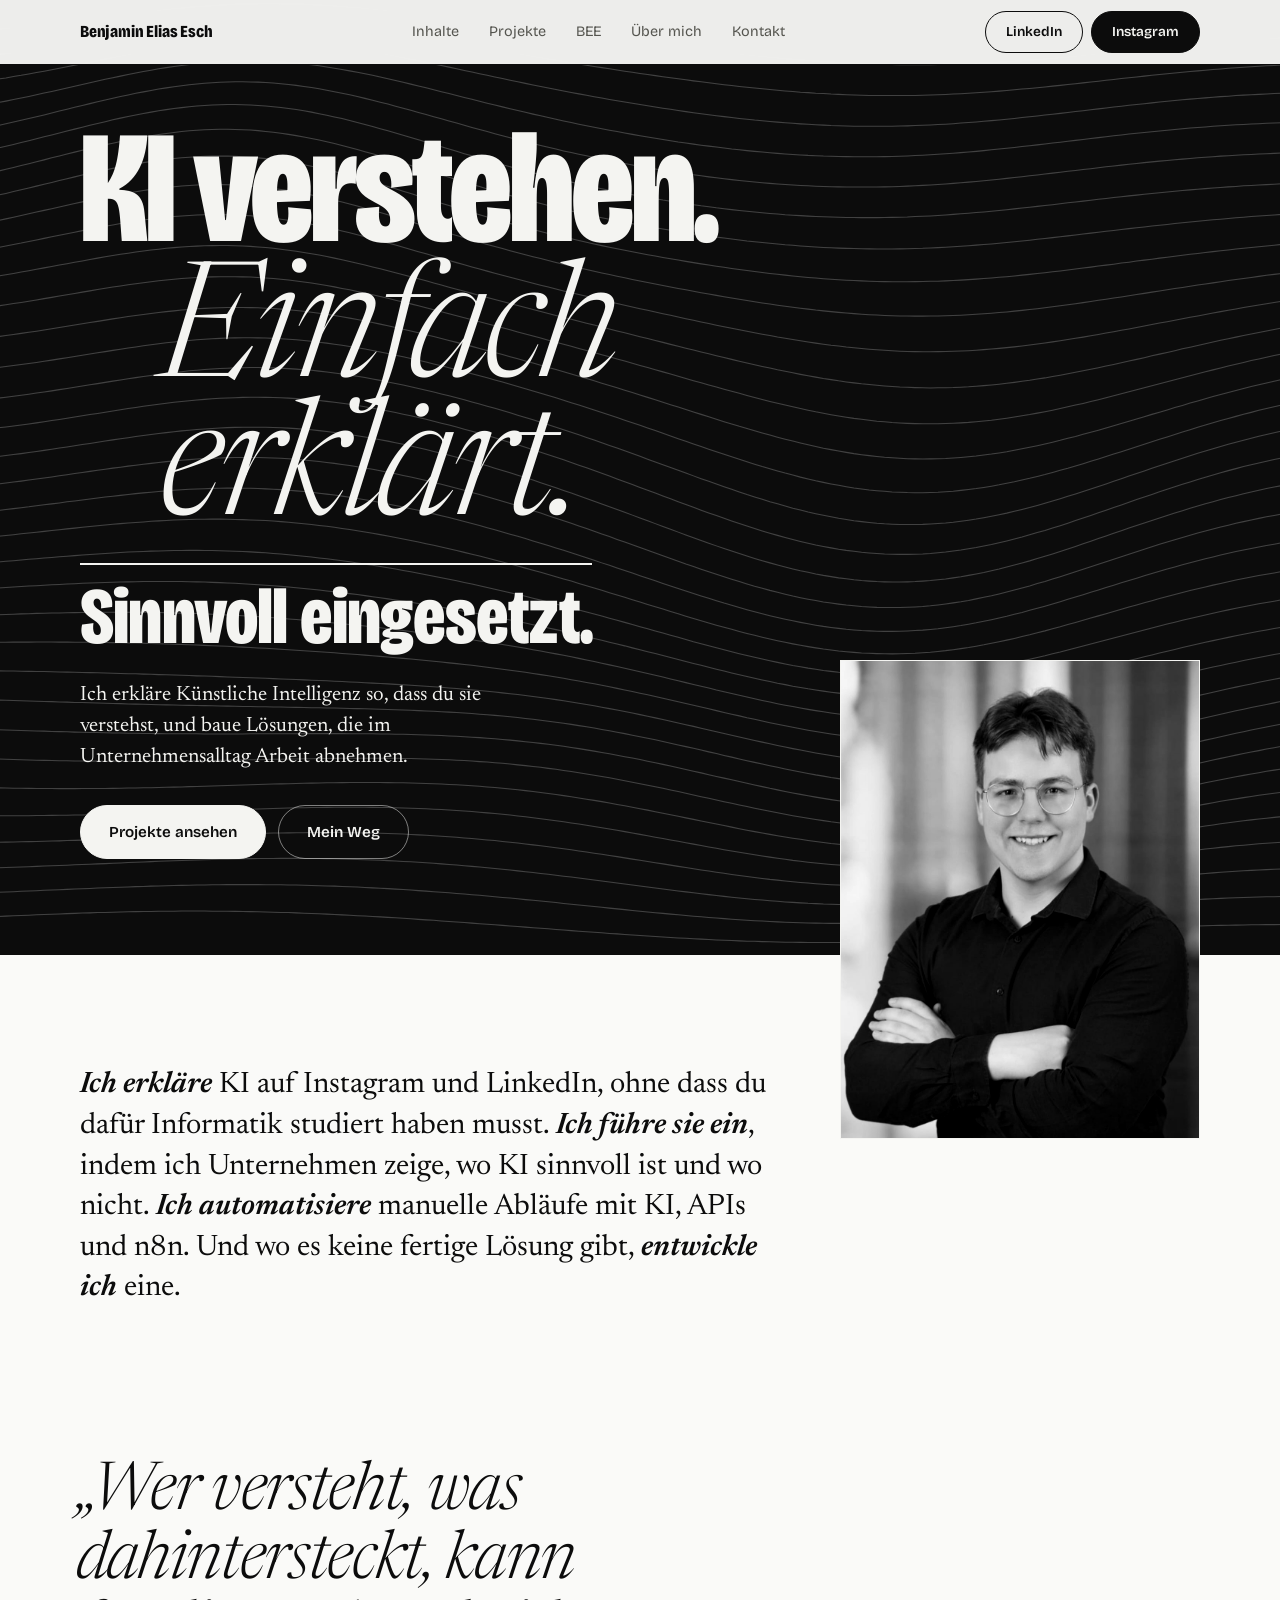
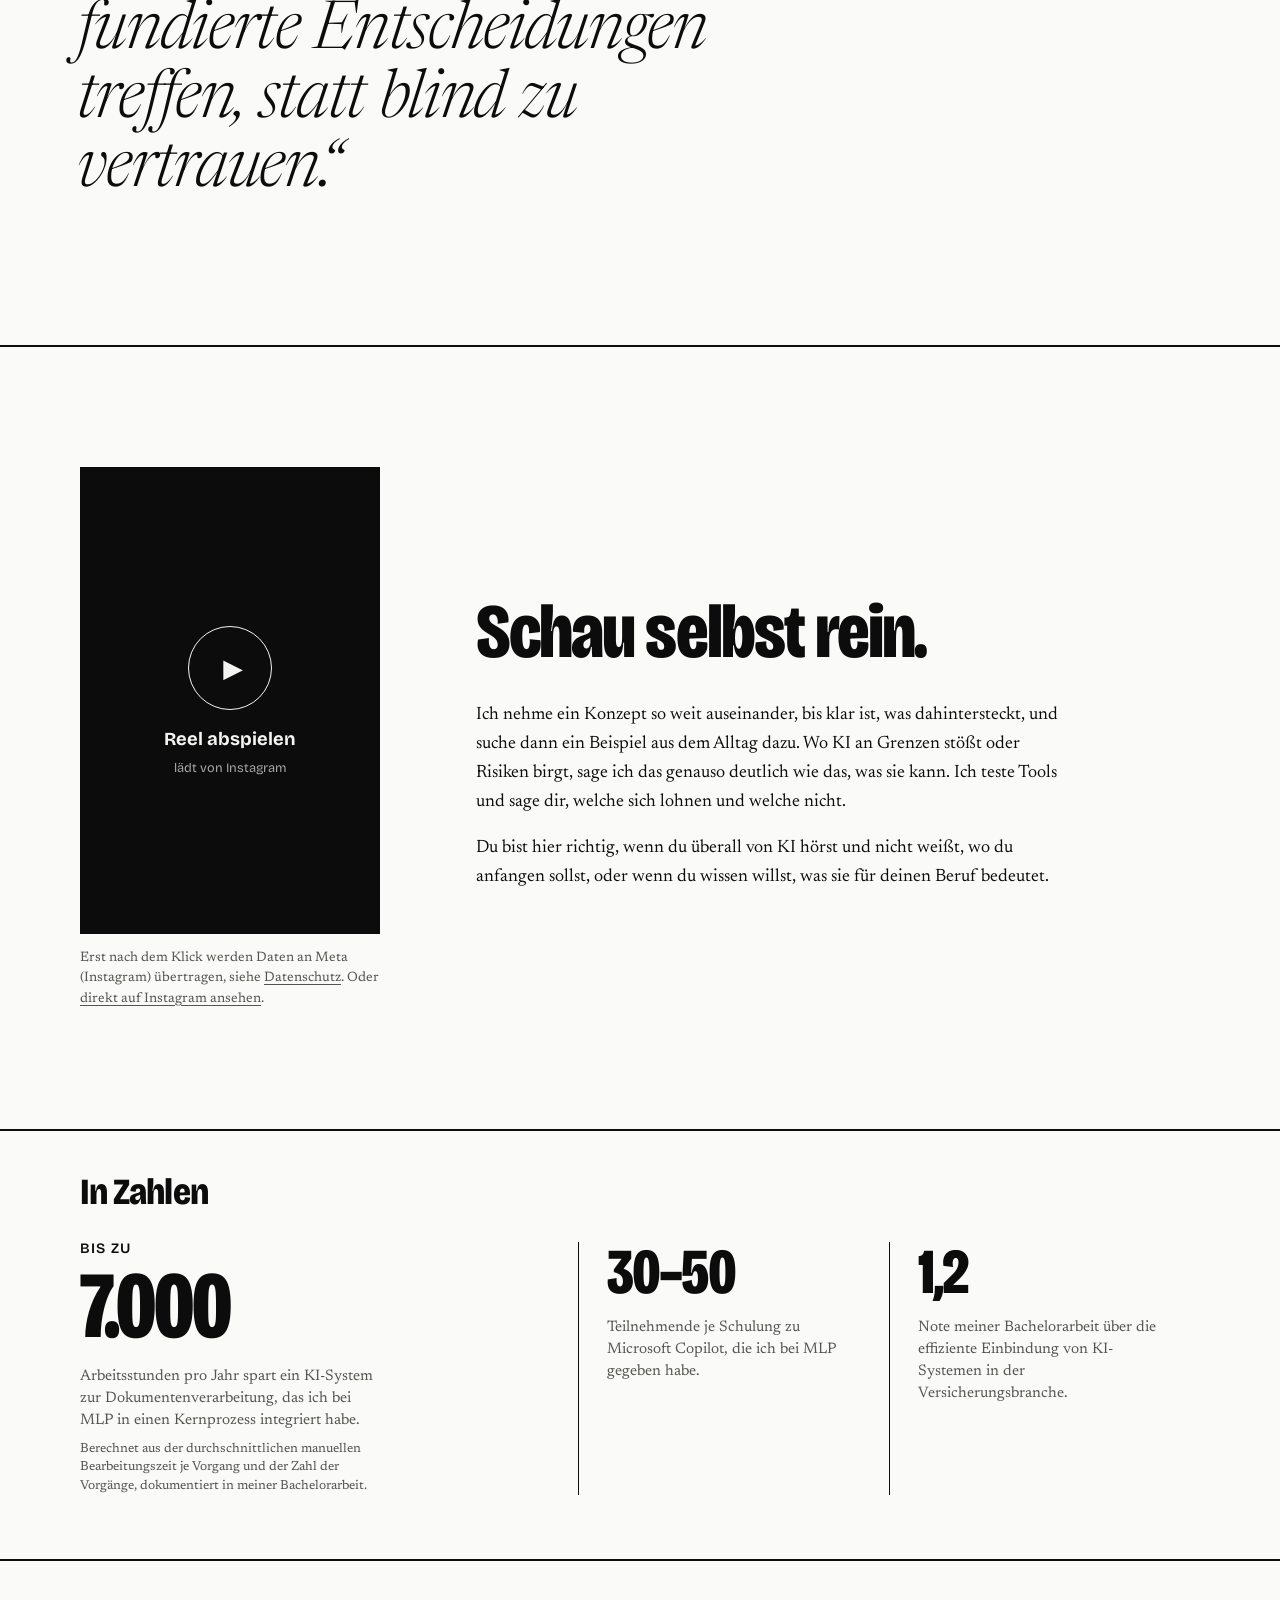
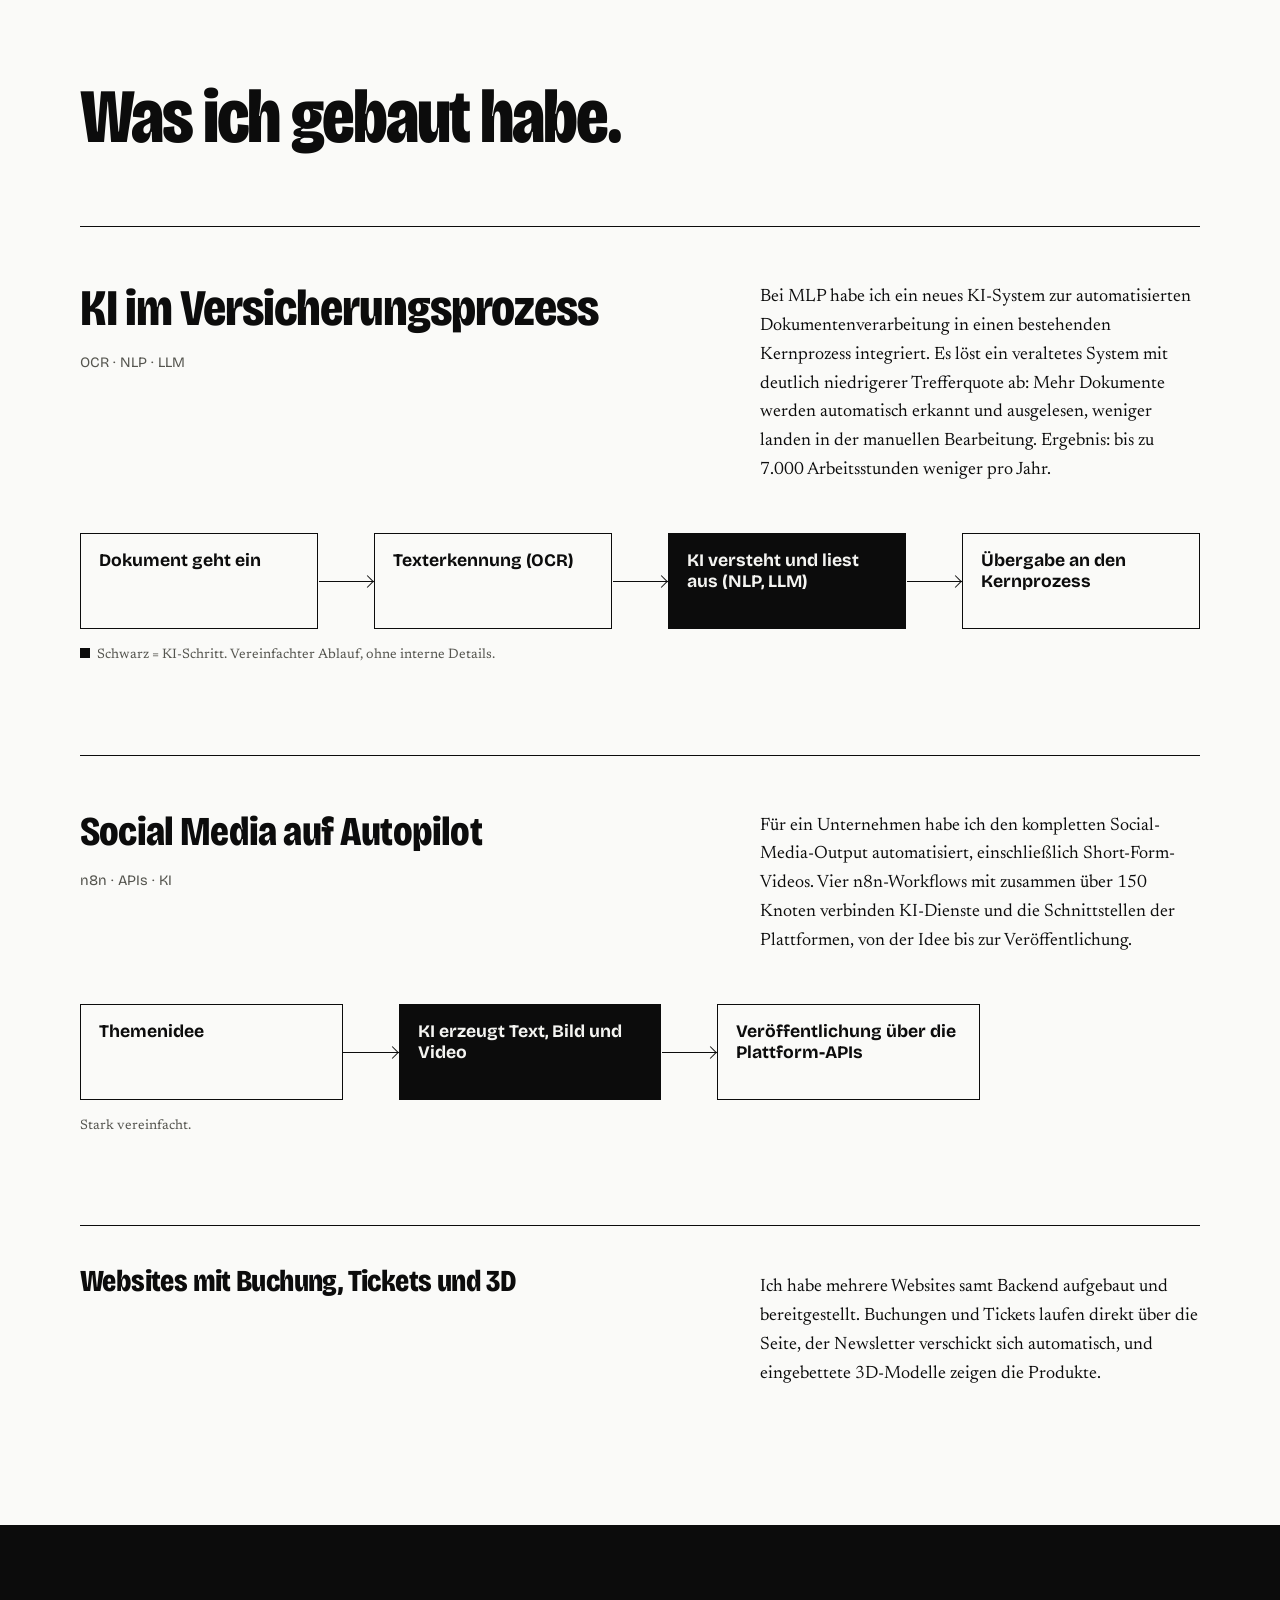
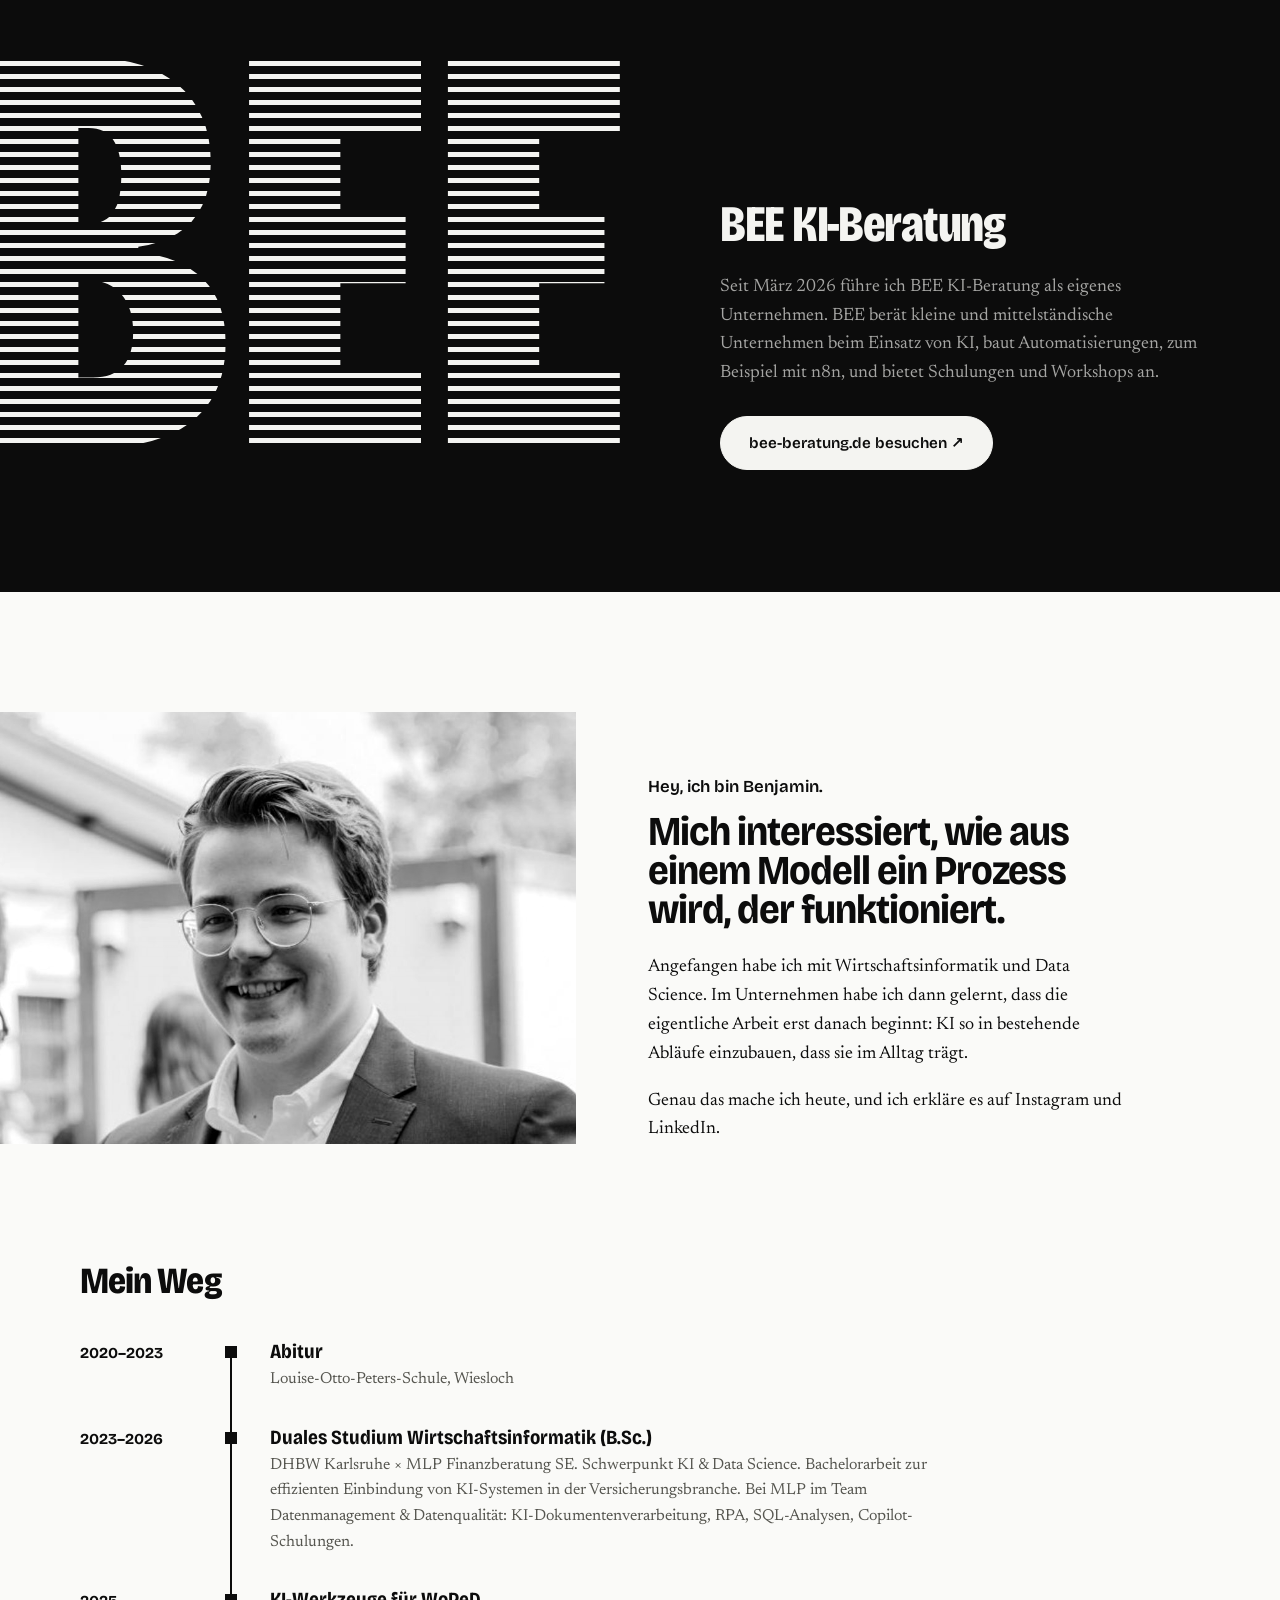
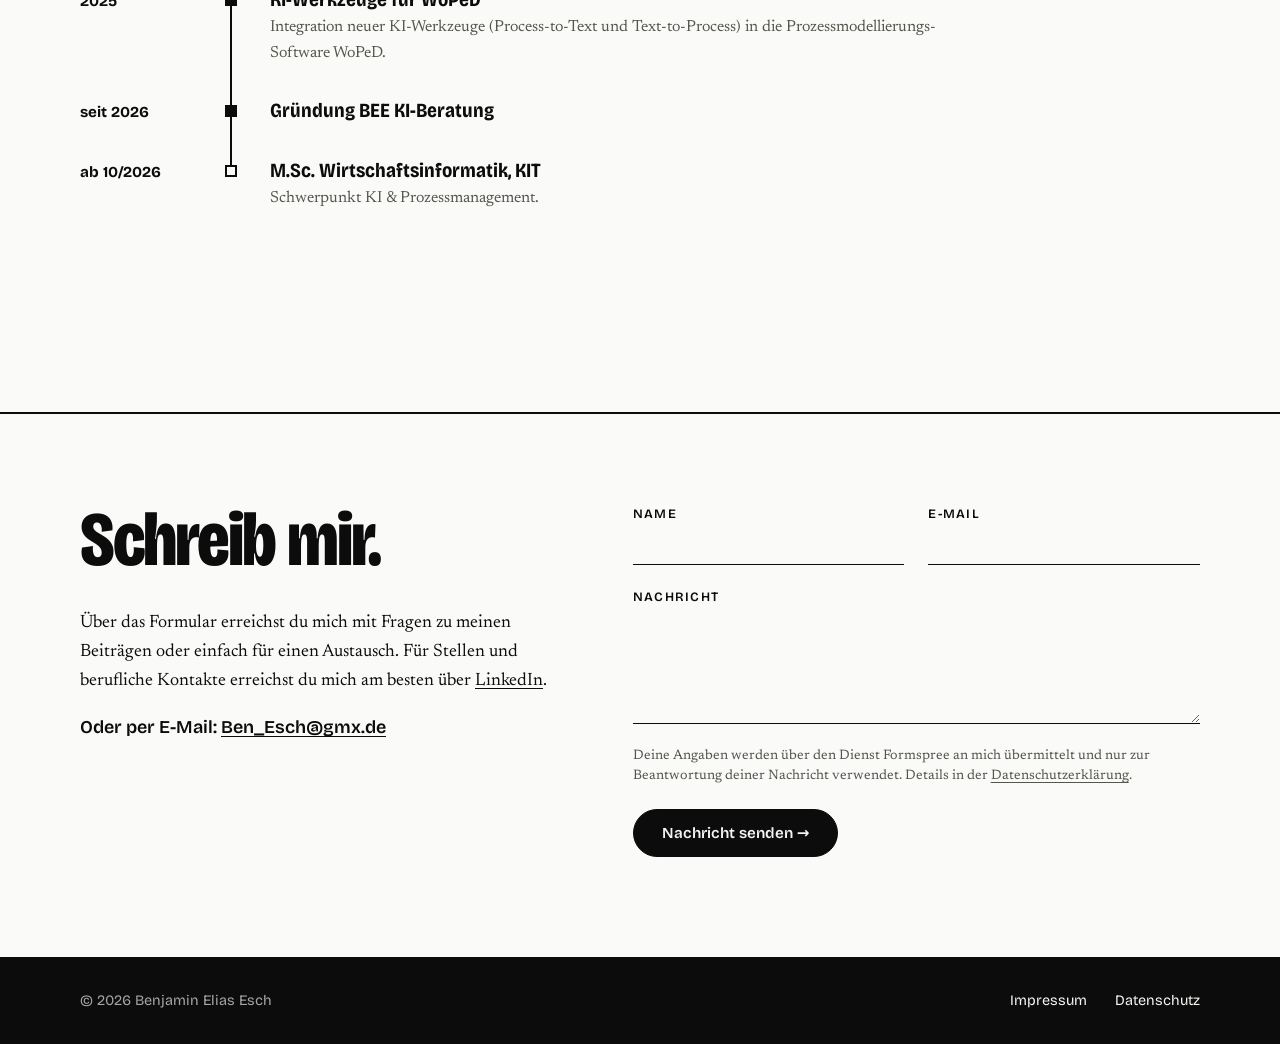
<file: index.html>
<!DOCTYPE html>
<html lang="de">
<head>
  <meta charset="UTF-8" />
  <meta name="viewport" content="width=device-width, initial-scale=1.0" />
  <title>Benjamin Elias Esch · KI verstehen und einsetzen</title>
  <meta name="description" content="Benjamin Elias Esch erklärt Künstliche Intelligenz verständlich und automatisiert Prozesse mit KI und n8n. Portfolio mit Projekten, Werdegang und Inhalten." />
  <link rel="preload" href="fonts/bricolage-grotesque-latin-standard-normal.woff2" as="font" type="font/woff2" crossorigin />
  <link rel="stylesheet" href="styles.css" />
</head>
<body>

<a class="skip-link" href="#was-ich-mache">Zum Inhalt springen</a>

<!-- ════════════════════════════════════════════════════════════
     NAV
════════════════════════════════════════════════════════════ -->
<header class="site-nav">
  <div class="container nav-inner">
    <a href="#top" class="nav-logo">Benjamin Elias Esch</a>
    <nav aria-label="Hauptnavigation">
      <ul class="nav-links">
        <li><a href="#inhalte">Inhalte</a></li>
        <li><a href="#projekte">Projekte</a></li>
        <li><a href="#bee">BEE</a></li>
        <li><a href="#ueber-mich">Über mich</a></li>
        <li><a href="#kontakt">Kontakt</a></li>
      </ul>
    </nav>
    <div class="nav-social">
      <a href="https://www.linkedin.com/in/benjamin-elias-esch/" target="_blank" rel="noopener" class="btn btn-outline btn-small">LinkedIn</a>
      <a href="https://www.instagram.com/benjamin.elias.esch/" target="_blank" rel="noopener" class="btn btn-ink btn-small">Instagram</a>
    </div>
  </div>
</header>

<main id="top">

<!-- ════════════════════════════════════════════════════════════
     1. HERO  (schwarz, Linienmuster)
════════════════════════════════════════════════════════════ -->
<section class="hero">
  <div class="container hero-grid">
    <div class="hero-content">
      <h1 class="hero-headline">
        <span>KI verstehen.</span>
        <em>Einfach erklärt.</em>
        <span class="hero-headline-3">Sinnvoll eingesetzt.</span>
      </h1>
      <p class="hero-sub">
        Ich erkläre Künstliche Intelligenz so, dass du sie verstehst, und baue Lösungen, die im
        Unternehmensalltag Arbeit abnehmen.
      </p>
      <div class="hero-ctas">
        <a href="#projekte" class="btn btn-paper">Projekte ansehen</a>
        <a href="#ueber-mich" class="btn btn-outline-light">Mein Weg</a>
      </div>
    </div>

    <figure class="hero-photo">
      <img src="img/benjamin-portrait.jpg" width="945" height="1409"
           alt="Porträt von Benjamin Elias Esch mit verschränkten Armen" />
    </figure>
  </div>
</section>

<!-- ════════════════════════════════════════════════════════════
     2. WAS ICH MIT KI MACHE  (weiß, einspaltig)
════════════════════════════════════════════════════════════ -->
<section class="section section--themen" id="was-ich-mache">
  <div class="container">
    <h2 class="visually-hidden">Was ich mit KI mache</h2>
    <p class="lead">
      <strong>Ich erkläre</strong> KI auf Instagram und LinkedIn, ohne dass du dafür Informatik
      studiert haben musst. <strong>Ich führe sie ein</strong>, indem ich Unternehmen zeige, wo KI
      sinnvoll ist und wo nicht. <strong>Ich automatisiere</strong> manuelle Abläufe mit KI, APIs
      und n8n. Und wo es keine fertige Lösung gibt, <strong>entwickle ich</strong> eine.
    </p>

    <blockquote class="pull-quote">
      <p>„Wer versteht, was dahintersteckt, kann fundierte Entscheidungen treffen, statt blind zu vertrauen.“</p>
    </blockquote>
  </div>
</section>

<!-- ════════════════════════════════════════════════════════════
     6. INHALTE  (weiß)
════════════════════════════════════════════════════════════ -->
<section class="section section--ruled" id="inhalte">
  <div class="container inhalte-grid">

    <div class="reel-wrap">
      <div class="reel" id="reel">
        <button type="button" class="reel-play" data-load-reel>
          <span class="reel-play-icon" aria-hidden="true">▶</span>
          <span>Reel abspielen</span>
          <small>lädt von Instagram</small>
        </button>
      </div>
      <p class="reel-note">
        Erst nach dem Klick werden Daten an Meta (Instagram) übertragen, siehe
        <a href="datenschutz.html#instagram" class="text-link">Datenschutz</a>. Oder
        <a href="https://www.instagram.com/reel/DW7F03qgZXx/" target="_blank" rel="noopener" class="text-link">direkt auf Instagram ansehen</a>.
      </p>
    </div>

    <div class="inhalte-text">
      <h2 class="headline">Schau selbst rein.</h2>
      <p class="body-text">
        Ich nehme ein Konzept so weit auseinander, bis klar ist, was dahintersteckt, und suche
        dann ein Beispiel aus dem Alltag dazu. Wo KI an Grenzen stößt oder Risiken birgt, sage
        ich das genauso deutlich wie das, was sie kann. Ich teste Tools und sage dir, welche sich
        lohnen und welche nicht.
      </p>
      <p class="body-text">
        Du bist hier richtig, wenn du überall von KI hörst und nicht weißt, wo du anfangen
        sollst, oder wenn du wissen willst, was sie für deinen Beruf bedeutet.
      </p>
    </div>

  </div>
</section>

<!-- ════════════════════════════════════════════════════════════
     3. BELEGE  (Zahlenleiste)
════════════════════════════════════════════════════════════ -->
<section class="proof" aria-labelledby="proof-titel">
  <div class="container">
    <h2 class="headline headline--small proof-title" id="proof-titel">In Zahlen</h2>
    <dl class="proof-list">
      <div class="proof-item proof-item--wide">
        <dt><span class="proof-pre">bis zu</span> 7.000</dt>
        <dd>Arbeitsstunden pro Jahr spart ein KI-System zur Dokumentenverarbeitung, das ich bei MLP in einen Kernprozess integriert habe. <span class="proof-note">Berechnet aus der durchschnittlichen manuellen Bearbeitungszeit je Vorgang und der Zahl der Vorgänge, dokumentiert in meiner Bachelorarbeit.</span></dd>
      </div>
      <div class="proof-item">
        <dt>30–50</dt>
        <dd>Teilnehmende je Schulung zu Microsoft Copilot, die ich bei MLP gegeben habe.</dd>
      </div>
      <div class="proof-item">
        <dt>1,2</dt>
        <dd>Note meiner Bachelorarbeit über die effiziente Einbindung von KI-Systemen in der Versicherungsbranche.</dd>
      </div>
    </dl>
  </div>
</section>

<!-- ════════════════════════════════════════════════════════════
     4. PROJEKTE  (weiß, Fallbeispiele mit Ablaufdiagrammen)
════════════════════════════════════════════════════════════ -->
<section class="section section--ruled" id="projekte">
  <div class="container">
    <h2 class="headline projekte-headline">Was ich gebaut habe.</h2>

    <!-- Fall 1: Dokumentenverarbeitung -->
    <article class="case">
      <header class="case-head">
        <h3 class="case-title">KI im Versicherungs&shy;prozess</h3>
        <p class="case-tags">OCR · NLP · LLM</p>
      </header>
      <p class="case-text">
        Bei MLP habe ich ein neues KI-System zur automatisierten Dokumentenverarbeitung in einen
        bestehenden Kernprozess integriert. Es löst ein veraltetes System mit deutlich
        niedrigerer Trefferquote ab: Mehr Dokumente werden automatisch erkannt und ausgelesen,
        weniger landen in der manuellen Bearbeitung. Ergebnis: bis zu 7.000 Arbeitsstunden
        weniger pro Jahr.
      </p>
      <figure class="flow-figure">
        <ol class="flow" aria-label="Ablauf der Dokumentenverarbeitung">
          <li class="flow-step">Dokument geht ein</li>
          <li class="flow-step">Texterkennung (OCR)</li>
          <li class="flow-step flow-step--ai">KI versteht und liest aus (NLP, LLM)</li>
          <li class="flow-step">Übergabe an den Kernprozess</li>
        </ol>
        <figcaption><span class="legend-ai" aria-hidden="true"></span> Schwarz = KI-Schritt. Vereinfachter Ablauf, ohne interne Details.</figcaption>
      </figure>
    </article>

    <!-- Fall 2: Social Media -->
    <article class="case case--medium">
      <header class="case-head">
        <h3 class="case-title">Social Media auf Autopilot</h3>
        <p class="case-tags">n8n · APIs · KI</p>
      </header>
      <p class="case-text">
        Für ein Unternehmen habe ich den kompletten Social-Media-Output automatisiert,
        einschließlich Short-Form-Videos. Vier n8n-Workflows mit zusammen über 150 Knoten verbinden
        KI-Dienste und die Schnittstellen der Plattformen, von der Idee bis zur Veröffentlichung.
      </p>
      <figure class="flow-figure">
        <ol class="flow flow--3" aria-label="Ablauf der Social-Media-Automatisierung">
          <li class="flow-step">Themenidee</li>
          <li class="flow-step flow-step--ai">KI erzeugt Text, Bild und Video</li>
          <li class="flow-step">Veröffentlichung über die Plattform-APIs</li>
        </ol>
        <figcaption>Stark vereinfacht.</figcaption>
      </figure>
    </article>

    <!-- Fall 3: Websites -->
    <article class="case case--small">
      <h3 class="case-title">Websites mit Buchung, Tickets und 3D</h3>
      <p class="case-text">
        Ich habe mehrere Websites samt Backend aufgebaut und bereitgestellt. Buchungen und
        Tickets laufen direkt über die Seite, der Newsletter verschickt sich automatisch, und
        eingebettete 3D-Modelle zeigen die Produkte.
      </p>
    </article>
  </div>
</section>

<!-- ════════════════════════════════════════════════════════════
     5. FÜR UNTERNEHMEN / BEE  (schwarz, randlos)
════════════════════════════════════════════════════════════ -->
<section class="bee" id="bee">
  <div class="bee-grid">
    <p class="bee-mark" aria-hidden="true">BEE</p>
    <div class="bee-text">
      <h2 class="headline bee-headline"><span class="nowrap">BEE KI-Beratung</span></h2>
      <p class="body-text">
        Seit März 2026 führe ich BEE KI-Beratung als eigenes Unternehmen. BEE berät kleine und
        mittelständische Unternehmen beim Einsatz von KI, baut Automatisierungen, zum Beispiel
        mit n8n, und bietet Schulungen und Workshops an.
      </p>
      <p class="bee-link">
        <a href="https://bee-beratung.de/" target="_blank" rel="noopener" class="btn btn-paper">bee-beratung.de besuchen ↗</a>
      </p>
    </div>
  </div>
</section>

<!-- ════════════════════════════════════════════════════════════
     7. ÜBER MICH + MEIN WEG  (weiß, Linie oben)
════════════════════════════════════════════════════════════ -->
<section class="section section--ruled" id="ueber-mich">
  <div class="about-grid">
    <figure class="about-photo">
      <img src="img/benjamin-event.jpg" width="932" height="928"
           alt="Benjamin Elias Esch lächelnd im Gespräch" />
    </figure>

    <div class="about-text">
      <p class="about-hey">Hey, ich bin Benjamin.</p>
      <h2 class="headline headline--quiet">Mich interessiert, wie aus einem Modell ein Prozess wird, der funktioniert.</h2>
      <p class="body-text">
        Angefangen habe ich mit Wirtschaftsinformatik und Data Science. Im
        Unternehmen habe ich dann gelernt, dass die eigentliche Arbeit erst danach beginnt: KI so
        in bestehende Abläufe einzubauen, dass sie im Alltag trägt.
      </p>
      <p class="body-text">
        Genau das mache ich heute, und ich erkläre es auf Instagram und LinkedIn.
      </p>
    </div>
  </div>

  <div class="container weg">
    <h2 class="headline headline--small">Mein Weg</h2>
    <ol class="timeline">
      <li>
        <span class="tl-year">2020–2023</span>
        <div class="tl-body">
          <h3>Abitur</h3>
          <p>Louise-Otto-Peters-Schule, Wiesloch</p>
        </div>
      </li>
      <li>
        <span class="tl-year">2023–2026</span>
        <div class="tl-body">
          <h3>Duales Studium Wirtschaftsinformatik (B.Sc.)</h3>
          <p>DHBW Karlsruhe × MLP Finanzberatung SE. Schwerpunkt KI &amp; Data Science. Bachelorarbeit zur effizienten Einbindung von KI-Systemen in der Versicherungsbranche. Bei MLP im Team Datenmanagement &amp; Datenqualität: KI-Dokumentenverarbeitung, RPA, SQL-Analysen, Copilot-Schulungen.</p>
        </div>
      </li>
      <li>
        <span class="tl-year">2025</span>
        <div class="tl-body">
          <h3>KI-Werkzeuge für WoPeD</h3>
          <p>Integration neuer KI-Werkzeuge (Process-to-Text und Text-to-Process) in die Prozessmodellierungs-Software WoPeD.</p>
        </div>
      </li>
      <li>
        <span class="tl-year">seit 2026</span>
        <div class="tl-body">
          <h3>Gründung BEE KI-Beratung</h3>
        </div>
      </li>
      <li class="tl-next">
        <span class="tl-year">ab 10/2026</span>
        <div class="tl-body">
          <h3>M.Sc. Wirtschaftsinformatik, KIT</h3>
          <p>Schwerpunkt KI &amp; Prozessmanagement.</p>
        </div>
      </li>
    </ol>
    <!-- Link zum vollständigen Lebenslauf (PDF) folgt, sobald eine Version zur Veröffentlichung freigegeben ist. -->
  </div>
</section>

<!-- ════════════════════════════════════════════════════════════
     8. KONTAKT  (weiß, Linie oben)
════════════════════════════════════════════════════════════ -->
<section class="section section--ruled section--kontakt" id="kontakt">
  <div class="container contact-grid">

    <div class="contact-intro">
      <h2 class="headline">Schreib mir.</h2>
      <p class="body-text">
        Über das Formular erreichst du mich mit Fragen zu meinen Beiträgen oder einfach für einen
        Austausch. Für Stellen und berufliche Kontakte erreichst du mich am besten über
        <a href="https://www.linkedin.com/in/benjamin-elias-esch/" target="_blank" rel="noopener" class="text-link">LinkedIn</a>.
      </p>
      <p class="contact-alt">Oder per E-Mail: <a href="mailto:Ben_Esch@gmx.de" class="text-link">Ben_Esch@gmx.de</a></p>
    </div>

    <form class="contact-form" action="https://formspree.io/f/mykbqajk" method="POST">
      <div class="form-row">
        <div class="form-group">
          <label for="name">Name</label>
          <input type="text" id="name" name="name" autocomplete="name" required />
        </div>
        <div class="form-group">
          <label for="email">E-Mail</label>
          <input type="email" id="email" name="email" autocomplete="email" required />
        </div>
      </div>
      <div class="form-group">
        <label for="nachricht">Nachricht</label>
        <textarea id="nachricht" name="message" required></textarea>
      </div>
      <p class="form-note">
        Deine Angaben werden über den Dienst Formspree an mich übermittelt und nur zur Beantwortung
        deiner Nachricht verwendet. Details in der <a href="datenschutz.html#kontaktformular" class="text-link">Datenschutzerklärung</a>.
      </p>
      <button type="submit" class="btn btn-ink contact-submit">Nachricht senden →</button>
    </form>

  </div>
</section>

</main>

<!-- ════════════════════════════════════════════════════════════
     FOOTER
════════════════════════════════════════════════════════════ -->
<footer class="site-footer">
  <div class="container footer-inner">
    <span class="footer-copy">© 2026 Benjamin Elias Esch</span>
    <ul class="footer-links">
      <li><a href="impressum.html">Impressum</a></li>
      <li><a href="datenschutz.html">Datenschutz</a></li>
    </ul>
  </div>
</footer>

<script src="main.js" defer></script>
</body>
</html>
</file>
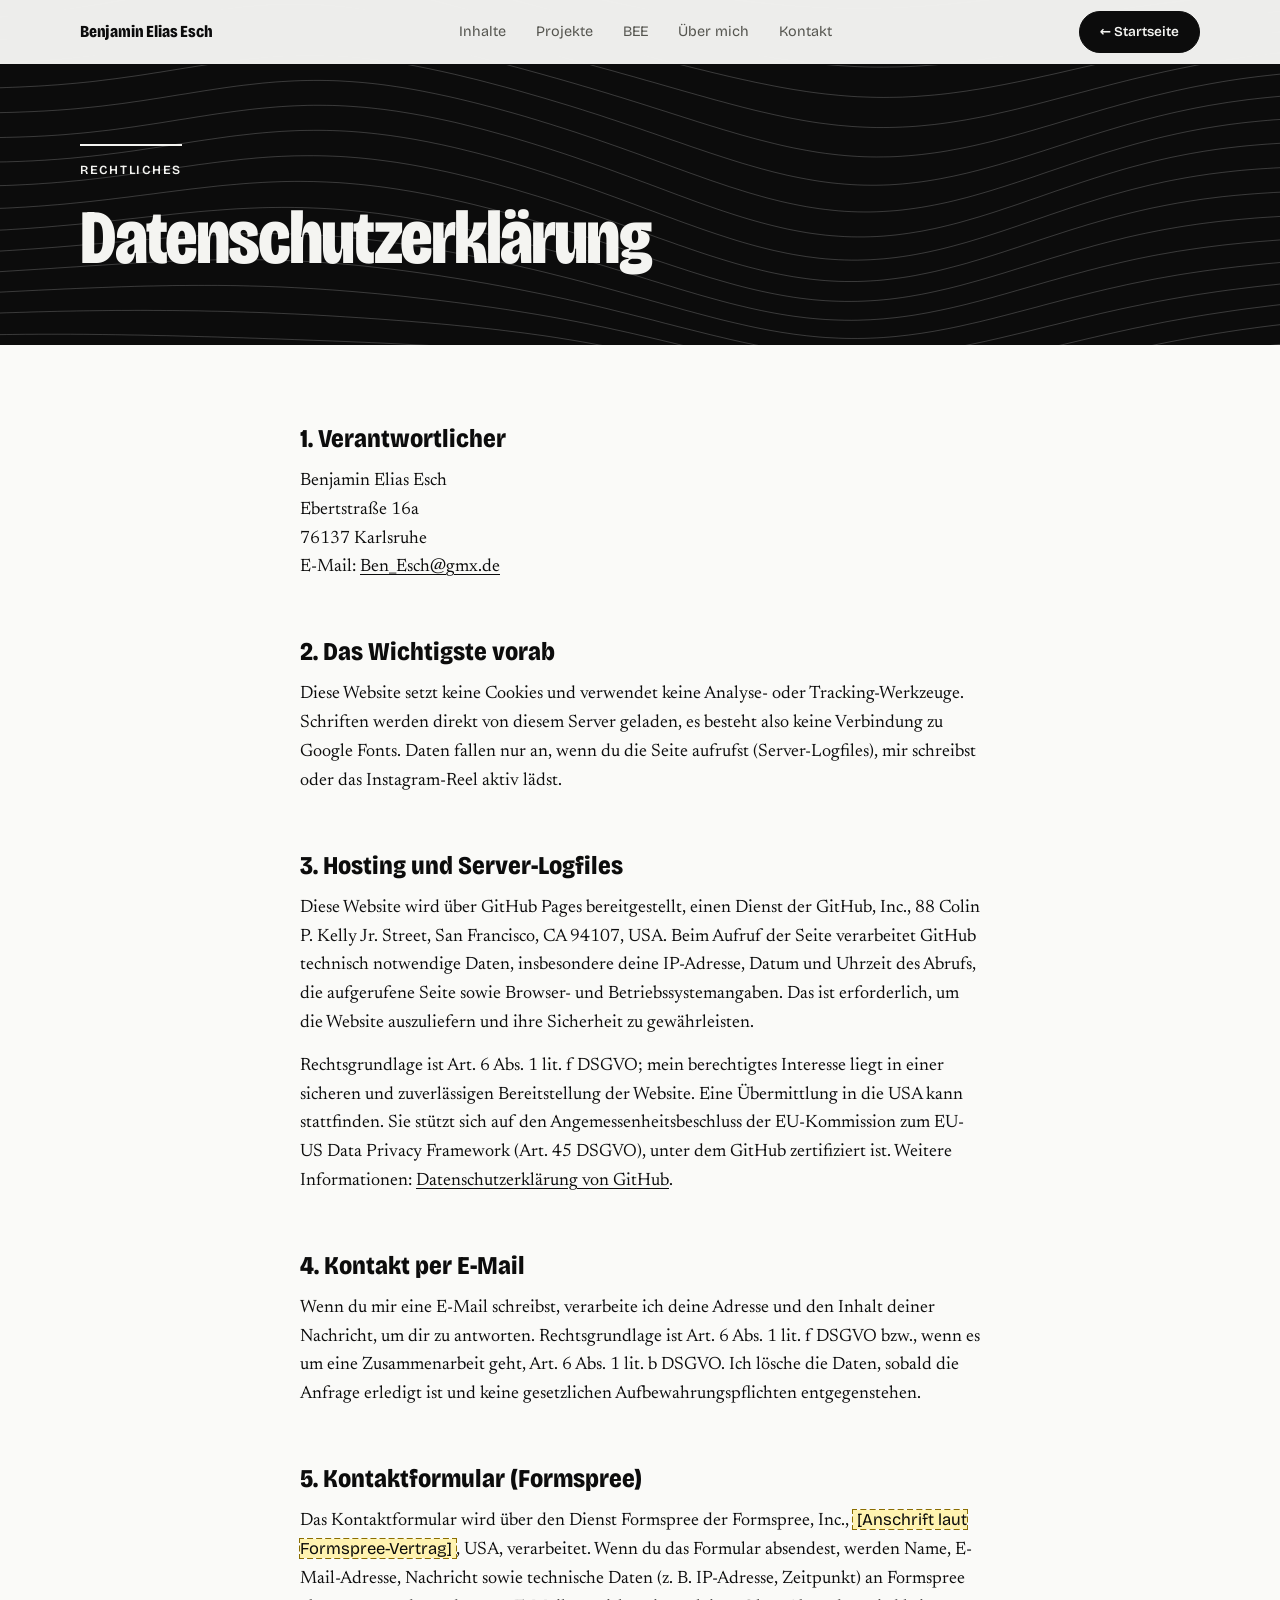
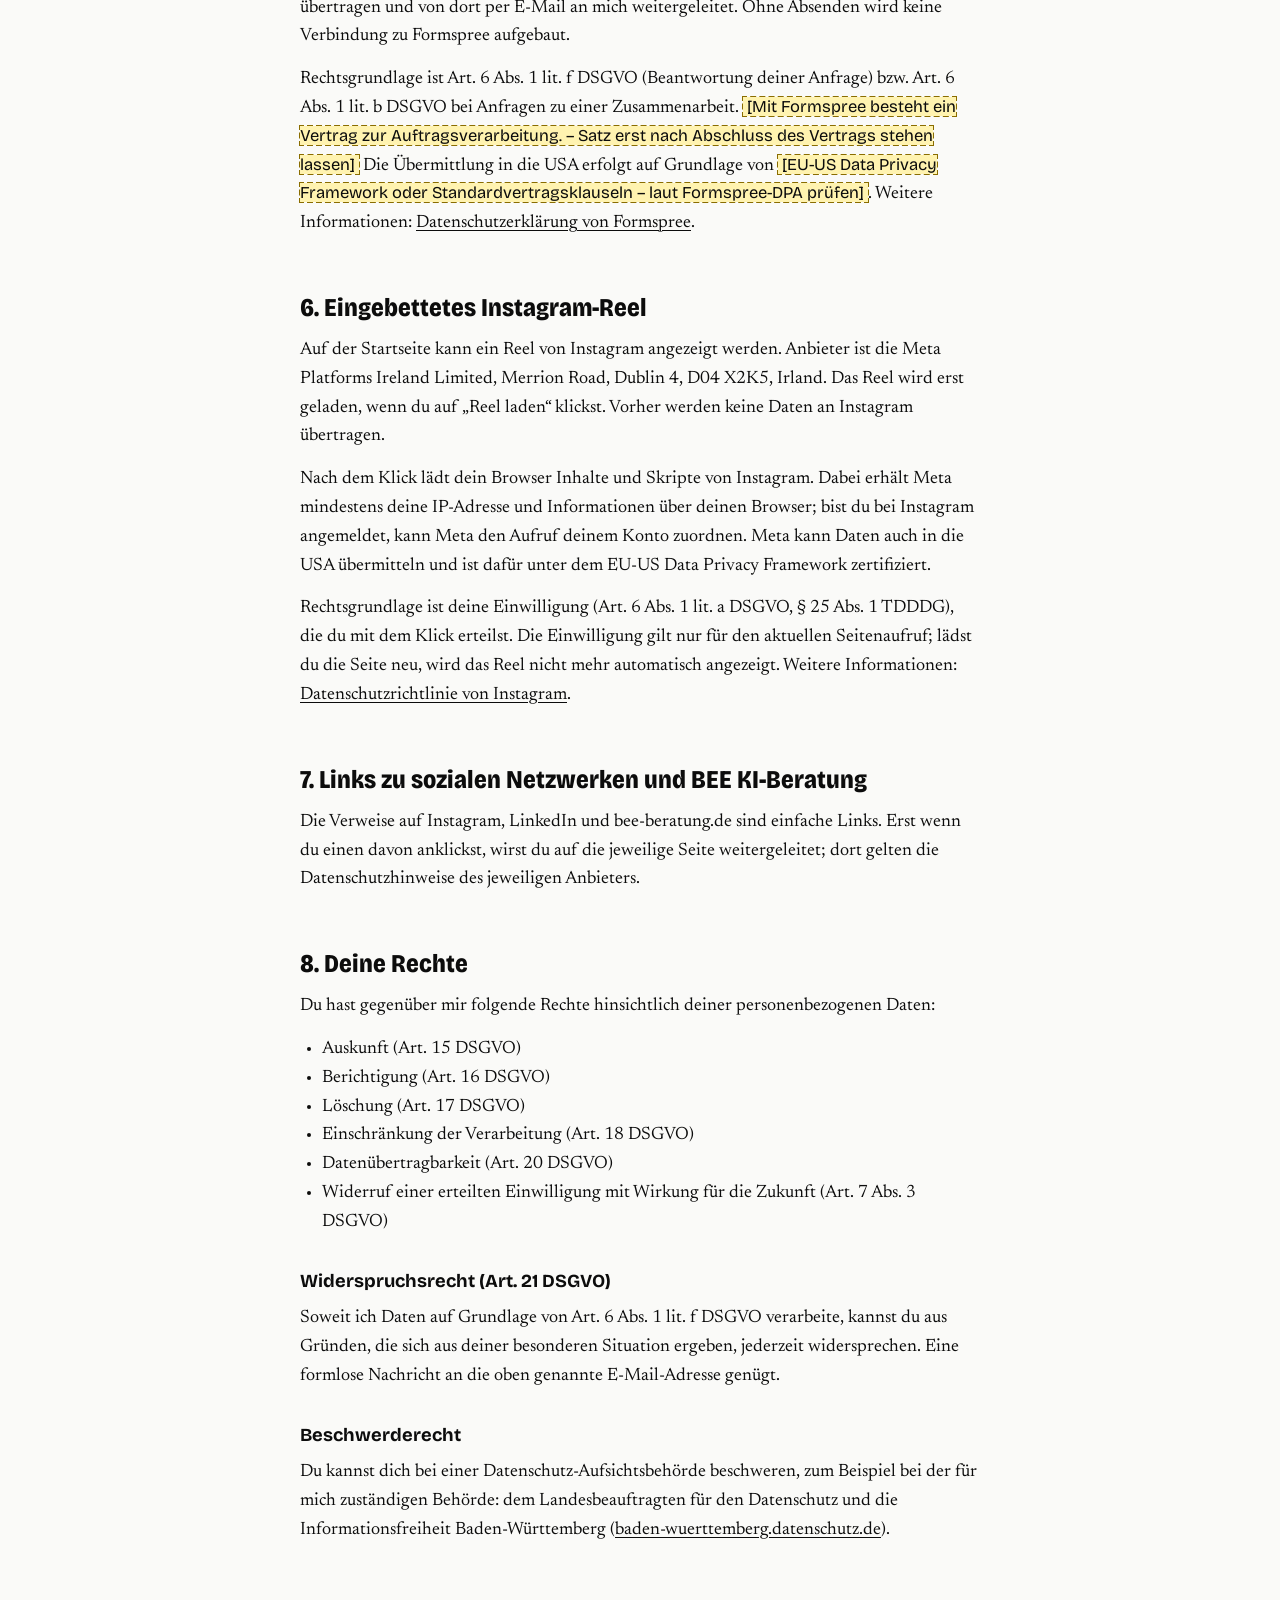
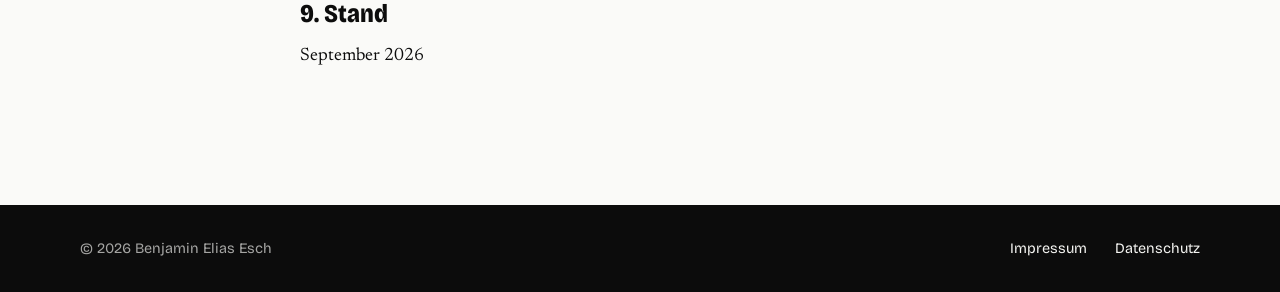
<file: datenschutz.html>
<!DOCTYPE html>
<html lang="de">
<head>
  <meta charset="UTF-8" />
  <meta name="viewport" content="width=device-width, initial-scale=1.0" />
  <title>Datenschutz · Benjamin Elias Esch</title>
  <link rel="stylesheet" href="styles.css" />
</head>
<body>

<header class="site-nav">
  <div class="container nav-inner">
    <a href="index.html" class="nav-logo">Benjamin Elias Esch</a>
    <nav aria-label="Hauptnavigation">
      <ul class="nav-links">
        <li><a href="index.html#inhalte">Inhalte</a></li>
        <li><a href="index.html#projekte">Projekte</a></li>
        <li><a href="index.html#bee">BEE</a></li>
        <li><a href="index.html#ueber-mich">Über mich</a></li>
        <li><a href="index.html#kontakt">Kontakt</a></li>
      </ul>
    </nav>
    <a href="index.html" class="btn btn-ink btn-small">← Startseite</a>
  </div>
</header>

<main>
  <section class="legal-head">
    <div class="container">
      <span class="label">Rechtliches</span>
      <h1 class="headline">Datenschutz&shy;erklärung</h1>
    </div>
  </section>

  <section class="legal">
    <!-- Gelb markierte Platzhalter (class="ph") vor der Veröffentlichung ersetzen. -->
    <div class="container legal-body">

      <h2>1. Verantwortlicher</h2>
      <address>
        Benjamin Elias Esch<br />
        Ebertstraße 16a<br />
        76137 Karlsruhe<br />
        E-Mail: <a href="mailto:Ben_Esch@gmx.de" class="text-link">Ben_Esch@gmx.de</a>
      </address>

      <h2>2. Das Wichtigste vorab</h2>
      <p>
        Diese Website setzt keine Cookies und verwendet keine Analyse- oder Tracking-Werkzeuge.
        Schriften werden direkt von diesem Server geladen, es besteht also keine Verbindung zu
        Google Fonts. Daten fallen nur an, wenn du die Seite aufrufst (Server-Logfiles), mir
        schreibst oder das Instagram-Reel aktiv lädst.
      </p>

      <h2>3. Hosting und Server-Logfiles</h2>
      <p>
        Diese Website wird über GitHub Pages bereitgestellt, einen Dienst der GitHub, Inc.,
        88 Colin P. Kelly Jr. Street, San Francisco, CA 94107, USA. Beim Aufruf der Seite verarbeitet
        GitHub technisch notwendige Daten, insbesondere deine IP-Adresse, Datum und Uhrzeit des
        Abrufs, die aufgerufene Seite sowie Browser- und Betriebssystemangaben. Das ist erforderlich,
        um die Website auszuliefern und ihre Sicherheit zu gewährleisten.
      </p>
      <p>
        Rechtsgrundlage ist Art. 6 Abs. 1 lit. f DSGVO; mein berechtigtes Interesse liegt in einer
        sicheren und zuverlässigen Bereitstellung der Website. Eine Übermittlung in die USA kann
        stattfinden. Sie stützt sich auf den Angemessenheitsbeschluss der EU-Kommission zum
        EU-US Data Privacy Framework (Art. 45 DSGVO), unter dem GitHub zertifiziert ist.
        Weitere Informationen: <a href="https://docs.github.com/de/site-policy/privacy-policies/github-general-privacy-statement" target="_blank" rel="noopener" class="text-link">Datenschutzerklärung von GitHub</a>.
      </p>

      <h2>4. Kontakt per E-Mail</h2>
      <p>
        Wenn du mir eine E-Mail schreibst, verarbeite ich deine Adresse und den Inhalt deiner
        Nachricht, um dir zu antworten. Rechtsgrundlage ist Art. 6 Abs. 1 lit. f DSGVO bzw., wenn
        es um eine Zusammenarbeit geht, Art. 6 Abs. 1 lit. b DSGVO. Ich lösche die Daten, sobald
        die Anfrage erledigt ist und keine gesetzlichen Aufbewahrungspflichten entgegenstehen.
      </p>

      <h2 id="kontaktformular">5. Kontaktformular (Formspree)</h2>
      <p>
        Das Kontaktformular wird über den Dienst Formspree der Formspree, Inc.,
        <span class="ph">[Anschrift laut Formspree-Vertrag]</span>, USA, verarbeitet. Wenn du das
        Formular absendest, werden Name, E-Mail-Adresse, Nachricht sowie technische Daten
        (z.&nbsp;B. IP-Adresse, Zeitpunkt) an Formspree übertragen und von dort per E-Mail an mich
        weitergeleitet. Ohne Absenden wird keine Verbindung zu Formspree aufgebaut.
      </p>
      <p>
        Rechtsgrundlage ist Art. 6 Abs. 1 lit. f DSGVO (Beantwortung deiner Anfrage) bzw.
        Art. 6 Abs. 1 lit. b DSGVO bei Anfragen zu einer Zusammenarbeit. <span class="ph">[Mit Formspree besteht ein Vertrag zur Auftragsverarbeitung. – Satz erst nach Abschluss des Vertrags stehen lassen]</span> Die Übermittlung in die USA erfolgt auf Grundlage von
        <span class="ph">[EU-US Data Privacy Framework oder Standardvertragsklauseln – laut Formspree-DPA prüfen]</span>.
        Weitere Informationen: <a href="https://formspree.io/legal/privacy-policy/" target="_blank" rel="noopener" class="text-link">Datenschutzerklärung von Formspree</a>.
      </p>

      <h2 id="instagram">6. Eingebettetes Instagram-Reel</h2>
      <p>
        Auf der Startseite kann ein Reel von Instagram angezeigt werden. Anbieter ist die
        Meta Platforms Ireland Limited, Merrion Road, Dublin 4, D04 X2K5, Irland. Das Reel wird
        erst geladen, wenn du auf „Reel laden“ klickst. Vorher werden keine Daten an Instagram
        übertragen.
      </p>
      <p>
        Nach dem Klick lädt dein Browser Inhalte und Skripte von Instagram. Dabei erhält Meta
        mindestens deine IP-Adresse und Informationen über deinen Browser; bist du bei Instagram
        angemeldet, kann Meta den Aufruf deinem Konto zuordnen. Meta kann Daten auch in die USA
        übermitteln und ist dafür unter dem EU-US Data Privacy Framework zertifiziert.
      </p>
      <p>
        Rechtsgrundlage ist deine Einwilligung (Art. 6 Abs. 1 lit. a DSGVO, § 25 Abs. 1 TDDDG),
        die du mit dem Klick erteilst. Die Einwilligung gilt nur für den aktuellen Seitenaufruf;
        lädst du die Seite neu, wird das Reel nicht mehr automatisch angezeigt. Weitere
        Informationen: <a href="https://privacycenter.instagram.com/policy" target="_blank" rel="noopener" class="text-link">Datenschutzrichtlinie von Instagram</a>.
      </p>

      <h2>7. Links zu sozialen Netzwerken und BEE KI-Beratung</h2>
      <p>
        Die Verweise auf Instagram, LinkedIn und bee-beratung.de sind einfache Links. Erst wenn du
        einen davon anklickst, wirst du auf die jeweilige Seite weitergeleitet; dort gelten die
        Datenschutzhinweise des jeweiligen Anbieters.
      </p>

      <h2>8. Deine Rechte</h2>
      <p>Du hast gegenüber mir folgende Rechte hinsichtlich deiner personenbezogenen Daten:</p>
      <ul>
        <li>Auskunft (Art. 15 DSGVO)</li>
        <li>Berichtigung (Art. 16 DSGVO)</li>
        <li>Löschung (Art. 17 DSGVO)</li>
        <li>Einschränkung der Verarbeitung (Art. 18 DSGVO)</li>
        <li>Datenübertragbarkeit (Art. 20 DSGVO)</li>
        <li>Widerruf einer erteilten Einwilligung mit Wirkung für die Zukunft (Art. 7 Abs. 3 DSGVO)</li>
      </ul>
      <h3>Widerspruchsrecht (Art. 21 DSGVO)</h3>
      <p>
        Soweit ich Daten auf Grundlage von Art. 6 Abs. 1 lit. f DSGVO verarbeite, kannst du aus
        Gründen, die sich aus deiner besonderen Situation ergeben, jederzeit widersprechen. Eine
        formlose Nachricht an die oben genannte E-Mail-Adresse genügt.
      </p>
      <h3>Beschwerderecht</h3>
      <p>
        Du kannst dich bei einer Datenschutz-Aufsichtsbehörde beschweren, zum Beispiel bei der für
        mich zuständigen Behörde: dem Landesbeauftragten für den Datenschutz und die Informationsfreiheit Baden-Württemberg (<a href="https://www.baden-wuerttemberg.datenschutz.de/" target="_blank" rel="noopener" class="text-link">baden-wuerttemberg.datenschutz.de</a>).
      </p>

      <h2>9. Stand</h2>
      <p>September 2026</p>

    </div>
  </section>
</main>

<footer class="site-footer">
  <div class="container footer-inner">
    <span class="footer-copy">© 2026 Benjamin Elias Esch</span>
    <ul class="footer-links">
      <li><a href="impressum.html">Impressum</a></li>
      <li><a href="datenschutz.html" aria-current="page">Datenschutz</a></li>
    </ul>
  </div>
</footer>

</body>
</html>
</file>
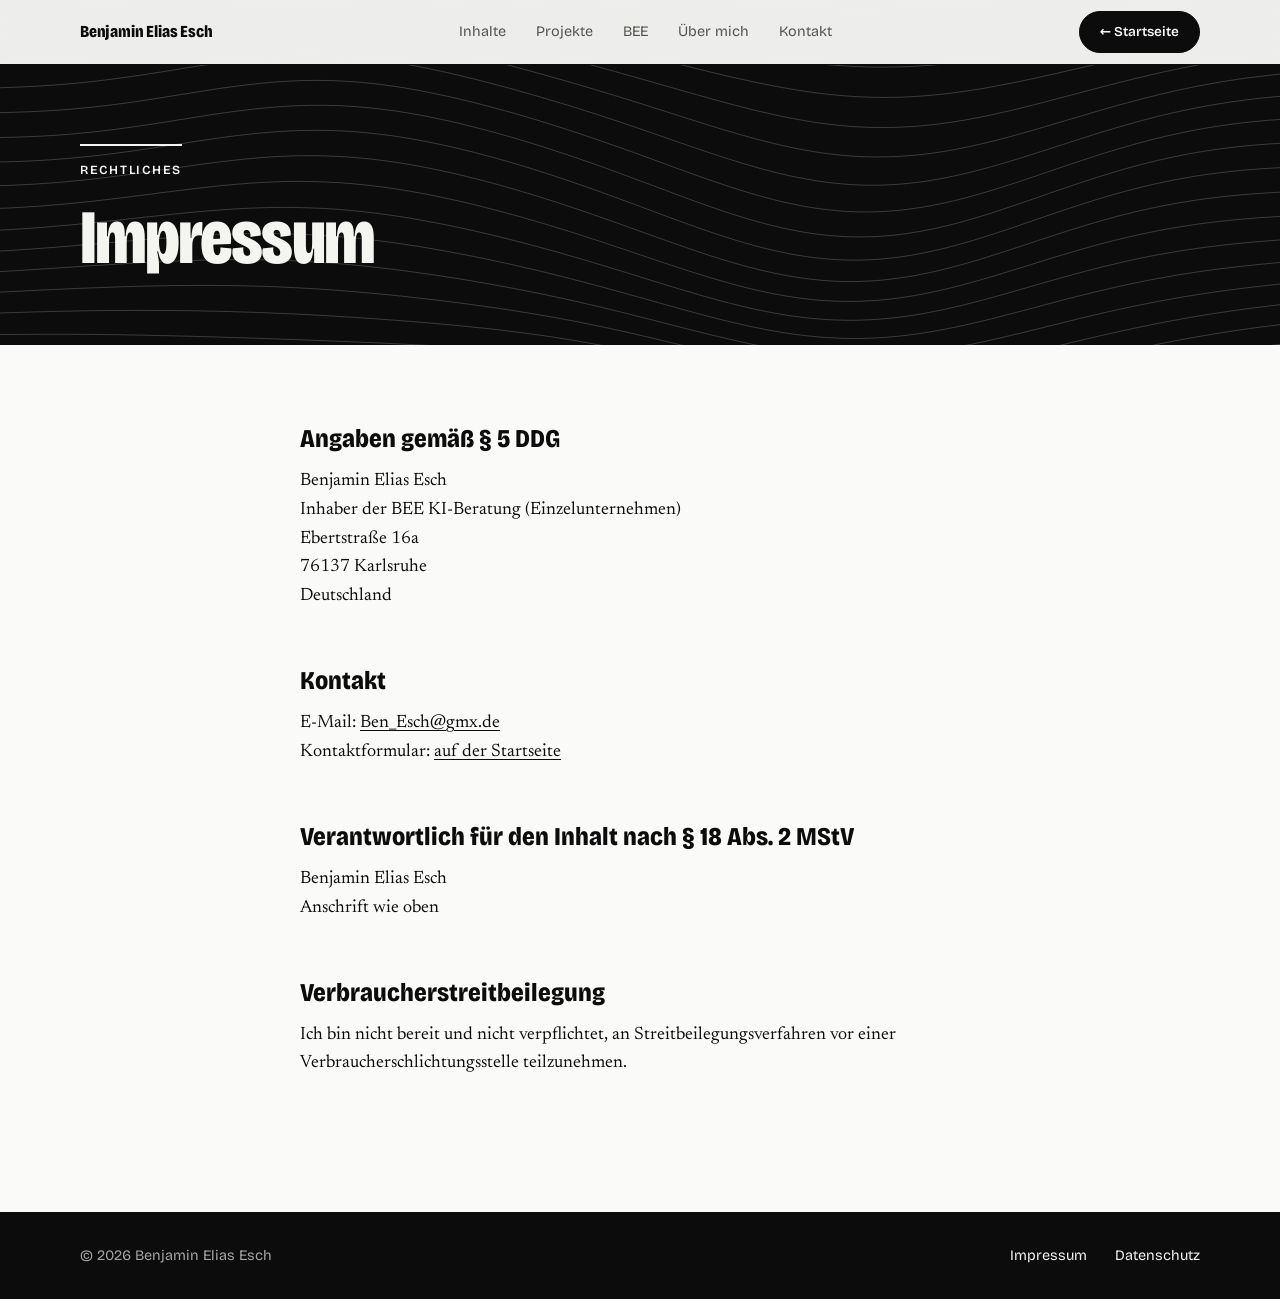
<file: impressum.html>
<!DOCTYPE html>
<html lang="de">
<head>
  <meta charset="UTF-8" />
  <meta name="viewport" content="width=device-width, initial-scale=1.0" />
  <title>Impressum · Benjamin Elias Esch</title>
  <link rel="stylesheet" href="styles.css" />
</head>
<body>

<header class="site-nav">
  <div class="container nav-inner">
    <a href="index.html" class="nav-logo">Benjamin Elias Esch</a>
    <nav aria-label="Hauptnavigation">
      <ul class="nav-links">
        <li><a href="index.html#inhalte">Inhalte</a></li>
        <li><a href="index.html#projekte">Projekte</a></li>
        <li><a href="index.html#bee">BEE</a></li>
        <li><a href="index.html#ueber-mich">Über mich</a></li>
        <li><a href="index.html#kontakt">Kontakt</a></li>
      </ul>
    </nav>
    <a href="index.html" class="btn btn-ink btn-small">← Startseite</a>
  </div>
</header>

<main>
  <section class="legal-head">
    <div class="container">
      <span class="label">Rechtliches</span>
      <h1 class="headline">Impressum</h1>
    </div>
  </section>

  <section class="legal">
    <!-- Gelb markierte Platzhalter (class="ph") vor der Veröffentlichung ersetzen. -->
    <div class="container legal-body">

      <h2>Angaben gemäß § 5 DDG</h2>
      <address>
        Benjamin Elias Esch<br />
        Inhaber der BEE KI-Beratung (Einzelunternehmen)<br />
        Ebertstraße 16a<br />
        76137 Karlsruhe<br />
        Deutschland
      </address>

      <h2>Kontakt</h2>
      <p>
        E-Mail: <a href="mailto:Ben_Esch@gmx.de" class="text-link">Ben_Esch@gmx.de</a><br />
        Kontaktformular: <a href="index.html#kontakt" class="text-link">auf der Startseite</a>
      </p>

      <h2>Verantwortlich für den Inhalt nach § 18 Abs. 2 MStV</h2>
      <address>
        Benjamin Elias Esch<br />
        Anschrift wie oben
      </address>

      <h2>Verbraucherstreitbeilegung</h2>
      <p>
        Ich bin nicht bereit und nicht verpflichtet, an Streitbeilegungsverfahren vor einer
        Verbraucherschlichtungsstelle teilzunehmen.
      </p>

    </div>
  </section>
</main>

<footer class="site-footer">
  <div class="container footer-inner">
    <span class="footer-copy">© 2026 Benjamin Elias Esch</span>
    <ul class="footer-links">
      <li><a href="impressum.html" aria-current="page">Impressum</a></li>
      <li><a href="datenschutz.html">Datenschutz</a></li>
    </ul>
  </div>
</footer>

</body>
</html>
</file>
<file: styles.css>
/* ── Schriften (lokal eingebunden, keine Verbindung zu Google) ── */
@font-face {
  font-family: 'Bricolage Grotesque';
  font-style: normal;
  font-display: swap;
  font-weight: 200 800;
  font-stretch: 75% 100%;
  src: url('fonts/bricolage-grotesque-latin-standard-normal.woff2') format('woff2-variations');
}
@font-face {
  font-family: 'Newsreader';
  font-style: normal;
  font-display: swap;
  font-weight: 200 800;
  src: url('fonts/newsreader-latin-standard-normal.woff2') format('woff2-variations');
}
@font-face {
  font-family: 'Newsreader';
  font-style: italic;
  font-display: swap;
  font-weight: 200 800;
  src: url('fonts/newsreader-latin-standard-italic.woff2') format('woff2-variations');
}

/* ── Reset & Grundlagen ───────────────────────────────────── */
*, *::before, *::after { box-sizing: border-box; margin: 0; padding: 0; }

:root {
  /* Palette: Schwarz-Weiß */
  --clr-paper:   #fafaf8;
  --clr-ink:     #0c0c0c;
  --clr-grey:    #55554f;
  --clr-line:    #cfcfc9;
  --clr-on-ink:  #f4f4f1;
  --clr-on-ink-muted: rgba(244,244,241,.66);

  --font-display: 'Bricolage Grotesque', 'Arial Narrow', system-ui, sans-serif;
  --font-text:    'Newsreader', Georgia, serif;

  --gutter: 40px;
  --nav-h:  64px;
}

html { scroll-behavior: smooth; scroll-padding-top: var(--nav-h); }

body {
  background: var(--clr-paper);
  color: var(--clr-ink);
  font-family: var(--font-text);
  font-size: 1.125rem;
  line-height: 1.6;
  -webkit-font-smoothing: antialiased;
  overflow-x: hidden;
}

img { max-width: 100%; height: auto; display: block; }
a { color: inherit; }
figure { margin: 0; }

.skip-link {
  position: absolute; left: -9999px; top: 8px;
  background: var(--clr-ink); color: var(--clr-on-ink);
  padding: 8px 14px; z-index: 200; font-family: var(--font-display);
}
.skip-link:focus { left: 8px; }

.nowrap { white-space: nowrap; }

.visually-hidden {
  position: absolute; width: 1px; height: 1px; overflow: hidden;
  clip: rect(0 0 0 0); white-space: nowrap;
}

:focus-visible { outline: 2px solid currentColor; outline-offset: 3px; }

/* ── Layout ───────────────────────────────────────────────── */
.container {
  max-width: 1200px;
  margin: 0 auto;
  padding: 0 var(--gutter);
}
.section { padding: 120px 0; }

.section--ruled { border-top: 2px solid var(--clr-ink); }

/* ── Typografie ───────────────────────────────────────────── */
.label {
  display: block;
  font-family: var(--font-display);
  font-size: .78rem;
  font-weight: 600;
  letter-spacing: .14em;
  text-transform: uppercase;
  margin-bottom: 22px;
  padding-top: 14px;
  border-top: 2px solid currentColor;
  width: max-content;
}

.headline {
  font-family: var(--font-display);
  font-size: clamp(2.6rem, 6vw, 5rem);
  font-weight: 800;
  font-stretch: 78%;
  line-height: .95;
  letter-spacing: -.025em;
  margin-bottom: 32px;
}
.headline--quiet {
  font-size: clamp(1.9rem, 3.2vw, 2.6rem);
  font-stretch: 90%;
  font-weight: 700;
  margin-bottom: 24px;
}
.headline--small {
  font-size: clamp(1.7rem, 3vw, 2.3rem);
  font-stretch: 85%;
  margin: 64px 0 18px;
}

.lead {
  font-size: clamp(1.4rem, 2.3vw, 1.9rem);
  line-height: 1.38;
  font-weight: 400;
}
.lead strong { font-weight: 600; font-style: italic; }

.body-text { margin-bottom: 18px; max-width: 60ch; }
.body-text:last-child { margin-bottom: 0; }

.text-link {
  text-decoration: underline;
  text-decoration-thickness: 1px;
  text-underline-offset: 3px;
}
.text-link:hover { text-decoration-thickness: 2px; }

/* ── Buttons (einzige runde Form) ─────────────────────────── */
.btn {
  display: inline-flex;
  align-items: center;
  justify-content: center;
  gap: 10px;
  padding: 14px 28px;
  border-radius: 999px;
  font-family: var(--font-display);
  font-size: .95rem;
  font-weight: 600;
  text-decoration: none;
  cursor: pointer;
  border: 1.5px solid transparent;
  transition: background .18s, color .18s, border-color .18s;
  white-space: nowrap;
}
.btn-small { padding: 9px 20px; font-size: .85rem; }

.btn-ink { background: var(--clr-ink); color: var(--clr-on-ink); border-color: var(--clr-ink); }
.btn-ink:hover { background: transparent; color: var(--clr-ink); }

.btn-paper { background: var(--clr-on-ink); color: var(--clr-ink); border-color: var(--clr-on-ink); }
.btn-paper:hover { background: transparent; color: var(--clr-on-ink); }

.btn-outline { background: transparent; color: var(--clr-ink); border-color: var(--clr-ink); }
.btn-outline:hover { background: var(--clr-ink); color: var(--clr-on-ink); }

.btn-outline-light { background: transparent; color: var(--clr-on-ink); border-color: rgba(244,244,241,.5); }
.btn-outline-light:hover { border-color: var(--clr-on-ink); }

/* ── Navigation ───────────────────────────────────────────── */
.site-nav {
  position: fixed;
  top: 0; left: 0; right: 0;
  z-index: 100;
  background: rgba(250,250,248,.95);
  backdrop-filter: blur(8px);
  border-bottom: 1px solid var(--clr-ink);
}
.nav-inner {
  display: flex;
  align-items: center;
  justify-content: space-between;
  gap: 24px;
  height: var(--nav-h);
}
.nav-logo {
  font-family: var(--font-display);
  font-size: 1.05rem;
  font-weight: 800;
  font-stretch: 80%;
  letter-spacing: -.01em;
  text-decoration: none;
  white-space: nowrap;
}
.nav-links {
  display: flex;
  gap: 30px;
  list-style: none;
  font-family: var(--font-display);
  font-size: .9rem;
}
.nav-social { display: flex; gap: 8px; }
.nav-links a { text-decoration: none; color: var(--clr-grey); }
.nav-links a:hover { color: var(--clr-ink); text-decoration: underline; text-underline-offset: 4px; }

/* ── Hero ─────────────────────────────────────────────────── */
.hero {
  position: relative;
  background-color: var(--clr-ink);
  background-image: url('img/linien-hell.svg');
  background-size: cover;
  background-position: center;
  color: var(--clr-on-ink);
  padding-top: calc(var(--nav-h) + 56px);
  padding-bottom: 96px;
}
.hero-grid {
  display: grid;
  grid-template-columns: minmax(0, 1fr) 360px;
  gap: 56px;
  align-items: start;
}
.hero-headline {
  font-family: var(--font-display);
  font-size: clamp(3.6rem, max(17vw, 3.6rem), 10rem);
  font-weight: 800;
  font-stretch: 75%;
  line-height: .86;
  letter-spacing: -.025em;
  margin-bottom: 28px;
}
.hero-headline span { display: block; }
.hero-headline em {
  display: block;
  font-family: var(--font-text);
  font-style: italic;
  font-weight: 300;
  font-stretch: normal;
  letter-spacing: -.03em;
  margin-top: .08em;
  padding-left: .5em;
}
.hero-headline-3 {
  font-size: .5em;
  margin-top: .22em;
  letter-spacing: -.01em;
  padding-top: .22em;
  border-top: 2px solid var(--clr-on-ink);
  width: max-content;
  max-width: 100%;
}
.hero-sub {
  font-size: 1.3rem;
  line-height: 1.5;
  max-width: 40ch;
  color: var(--clr-on-ink);
  margin-bottom: 32px;
}
.hero-ctas { display: flex; flex-wrap: wrap; gap: 12px; }

/* Foto ragt aus dem Hero in den nächsten Abschnitt */
.hero-photo {
  position: relative;
  z-index: 2;
  align-self: end;
  margin-bottom: -280px;
  border: 1px solid var(--clr-on-ink);
  background: var(--clr-ink);
}
.hero-photo img {
  width: 100%;
  aspect-ratio: 3 / 4;
  object-fit: cover;
  object-position: center 20%;
  filter: grayscale(1) contrast(1.08);
}

/* ── Themen ───────────────────────────────────────────────── */
.section--themen { padding-top: 110px; padding-bottom: 140px; }
.section--themen .lead { max-width: 700px; }

.pull-quote {
  margin: 150px 0 0 -0.05em;
  font-family: var(--font-text);
  font-style: italic;
  font-weight: 300;
  font-size: clamp(2.2rem, 5.2vw, 4.6rem);
  line-height: 1.04;
  letter-spacing: -.02em;
  max-width: 17ch;
}

/* ── Belege (Zahlenleiste) ───────────────────────────────── */
.proof {
  border-top: 2px solid var(--clr-ink);
  padding: 44px 0 64px;
}
.proof-title { margin: 0 0 32px; }
.proof-list {
  display: grid;
  grid-template-columns: minmax(0, 1.6fr) minmax(0, 1fr) minmax(0, 1fr);
}
.proof-item {
  padding: 0 28px;
  border-left: 1px solid var(--clr-ink);
}
.proof-item:first-child { padding-left: 0; border-left: none; }
.proof-item dt {
  font-family: var(--font-display);
  font-size: clamp(2.6rem, 5vw, 4.6rem);
  font-weight: 800;
  font-stretch: 75%;
  line-height: .95;
  letter-spacing: -.02em;
  margin-bottom: 14px;
  white-space: nowrap;
}
.proof-item--wide dt { font-size: clamp(3.4rem, 7.4vw, 7rem); }
.proof-pre {
  display: block;
  font-size: .9rem;
  font-weight: 600;
  font-stretch: 100%;
  letter-spacing: .08em;
  text-transform: uppercase;
  margin-bottom: 6px;
}
.proof-item dd { font-size: .95rem; line-height: 1.45; color: var(--clr-grey); max-width: 34ch; }
.proof-note { display: block; margin-top: 8px; font-size: .8rem; }

/* ── Projekte ────────────────────────────────────────────── */
.projekte-headline { margin-bottom: 72px; }

.case {
  display: grid;
  grid-template-columns: minmax(0, 7fr) minmax(0, 5fr);
  column-gap: 64px;
  padding: 56px 0 88px;
  border-top: 1px solid var(--clr-ink);
}
.case-head { grid-column: 1; }
.case-text { grid-column: 2; max-width: 52ch; }
.case-title {
  font-family: var(--font-display);
  font-size: clamp(2rem, 4vw, 3.4rem);
  font-weight: 800;
  font-stretch: 80%;
  line-height: 1;
  letter-spacing: -.02em;
  margin-bottom: 16px;
}
.case-tags {
  font-family: var(--font-display);
  font-size: .9rem;
  color: var(--clr-grey);
}
.flow-figure { grid-column: 1 / -1; margin-top: 48px; }
.flow-figure figcaption {
  margin-top: 16px;
  font-size: .85rem;
  color: var(--clr-grey);
}

.legend-ai {
  display: inline-block;
  width: 10px; height: 10px;
  background: var(--clr-ink);
  margin-right: 4px;
}

/* Zweiter Fall: mittleres Gewicht */
.case--medium .case-title { font-size: clamp(1.8rem, 3.2vw, 2.6rem); }
.case--medium .flow-figure { max-width: 900px; }

/* Dritter Fall: kompakt, ohne Diagramm */
.case--small { padding: 40px 0 16px; align-items: baseline; }
.case--small .case-title { grid-column: 1; font-size: clamp(1.5rem, 2.4vw, 1.9rem); margin-bottom: 0; }

/* Ablaufdiagramm */
.flow {
  --gap: 56px;
  list-style: none;
  display: grid;
  grid-auto-flow: column;
  grid-auto-columns: minmax(0, 1fr);
  gap: var(--gap);
}
.flow-step {
  position: relative;
  border: 1.5px solid var(--flow-line, var(--clr-ink));
  padding: 16px 18px 20px;
  min-height: 96px;
  font-family: var(--font-display);
  font-size: 1.1rem;
  font-weight: 700;
  line-height: 1.2;
  list-style: none;
}
.flow-step--ai { background: var(--clr-ink); color: var(--clr-on-ink); }
.flow .flow-step:not(:last-child)::after {
  content: '';
  position: absolute;
  top: 50%;
  right: calc(-1 * var(--gap) - 1.5px);
  width: var(--gap);
  height: 1.5px;
  background: var(--flow-line, var(--clr-ink));
}
.flow .flow-step:not(:last-child)::before {
  content: '';
  position: absolute;
  top: calc(50% - 5px);
  right: calc(-1 * var(--gap) + 1px);
  width: 9px; height: 9px;
  border-top: 1.5px solid var(--flow-line, var(--clr-ink));
  border-right: 1.5px solid var(--flow-line, var(--clr-ink));
  transform: rotate(45deg);
  transform-origin: center;
  translate: 0 1px;
}

/* ── Inhalte ─────────────────────────────────────────────── */
.inhalte-grid {
  display: grid;
  grid-template-columns: 300px minmax(0, 1fr);
  gap: 96px;
  align-items: center;
}

.reel {
  background: var(--clr-ink);
  aspect-ratio: 9 / 14;
  display: flex;
}
.reel-play {
  flex: 1;
  display: flex;
  flex-direction: column;
  align-items: center;
  justify-content: center;
  gap: 10px;
  background: transparent;
  border: none;
  color: var(--clr-on-ink);
  font-family: var(--font-display);
  font-size: 1.15rem;
  font-weight: 700;
  cursor: pointer;
}
.reel-play small { font-size: .8rem; font-weight: 400; color: var(--clr-on-ink-muted); }
.reel-play-icon {
  display: grid;
  place-items: center;
  width: 84px; height: 84px;
  border: 1.5px solid var(--clr-on-ink);
  border-radius: 50%;
  font-size: 1.6rem;
  padding-left: 6px;
  margin-bottom: 8px;
  transition: background .18s, color .18s;
}
.reel-play:hover .reel-play-icon { background: var(--clr-on-ink); color: var(--clr-ink); }
.reel-note { font-size: .85rem; line-height: 1.5; color: var(--clr-grey); margin-top: 14px; }
.reel--loaded { display: block; aspect-ratio: auto; background: transparent; }
.reel--loaded .instagram-media { margin: 0 !important; min-width: 0 !important; width: 100% !important; }

.inhalte-text { padding-top: 12px; }

/* ── BEE KI-Beratung ─────────────────────────────────────── */
.bee {
  background: var(--clr-ink);
  color: var(--clr-on-ink);
  padding: 110px 0 120px;
  overflow: hidden;
}
.bee-grid {
  display: grid;
  grid-template-columns: auto minmax(0, 480px);
  gap: 64px;
  align-items: end;
  /* rechte Textkante bündig mit dem Container der übrigen Abschnitte */
  padding-right: max(var(--gutter), calc((100vw - 1200px) / 2 + var(--gutter)));
}
.bee-mark {
  font-family: var(--font-display);
  font-size: 46vw;
  font-weight: 800;
  font-stretch: 75%;
  line-height: .74;
  letter-spacing: .015em;
  white-space: nowrap;
  margin-left: -.04em;
  /* Buchstaben aus waagerechten Linien */
  background: repeating-linear-gradient(180deg, var(--clr-on-ink) 0 5px, transparent 5px 13px);
  -webkit-background-clip: text;
  background-clip: text;
  -webkit-text-fill-color: transparent;
  color: var(--clr-on-ink);
}
.bee-headline {
  font-size: clamp(2.2rem, 4vw, 3.6rem);
  margin-bottom: 24px;
}
.bee .body-text { color: var(--clr-on-ink-muted); }
.bee-link { margin-top: 28px; }

/* ── Über mich ───────────────────────────────────────────── */
.about-grid {
  display: grid;
  grid-template-columns: 45vw minmax(0, 520px);
  gap: 72px;
  align-items: end;
}
.about-text { padding-right: var(--gutter); }
.about-hey {
  font-family: var(--font-display);
  font-weight: 600;
  font-size: 1.05rem;
  margin-bottom: 12px;
}
.about-photo img {
  width: 100%;
  aspect-ratio: 4 / 3;
  object-position: center 30%;
  object-fit: cover;
  filter: grayscale(1) contrast(1.05);
}

/* ── Mein Weg ─────────────────────────────────────────────── */
.weg { margin-top: 120px; }
.weg .headline--small { margin: 0 0 40px; }
.timeline {
  list-style: none;
  position: relative;
  max-width: 860px;
  margin-bottom: 48px;
}
.timeline li:not(:last-child)::after {
  content: '';
  position: absolute;
  left: 150px; top: 12px; bottom: -12px;
  width: 2px;
  background: var(--clr-ink);
}
.timeline li {
  position: relative;
  display: grid;
  grid-template-columns: 150px minmax(0, 1fr);
  column-gap: 40px;
  padding-bottom: 32px;
}
.timeline li::before {
  content: '';
  position: absolute;
  left: 145px; top: 7px;
  width: 12px; height: 12px;
  background: var(--clr-ink);
}
.tl-year {
  font-family: var(--font-display);
  font-weight: 700;
  font-size: .95rem;
  padding-top: 2px;
}
.tl-body h3 {
  font-family: var(--font-display);
  font-stretch: 85%;
  font-size: 1.25rem;
  font-weight: 700;
  line-height: 1.2;
  margin-bottom: 4px;
}
.tl-body p { color: var(--clr-grey); font-size: 1rem; }
.timeline .tl-next::before { background: var(--clr-paper); border: 2px solid var(--clr-ink); }

/* ── Kontakt ─────────────────────────────────────────────── */
.section--kontakt { padding: 90px 0 100px; }
.contact-grid {
  display: grid;
  grid-template-columns: minmax(0, 5fr) minmax(0, 6fr);
  gap: 80px;
  align-items: start;
}

.contact-form { display: flex; flex-direction: column; gap: 22px; }
.form-row { display: grid; grid-template-columns: 1fr 1fr; gap: 24px; }
.form-group { display: flex; flex-direction: column; gap: 6px; }
label {
  font-family: var(--font-display);
  font-size: .8rem;
  font-weight: 600;
  letter-spacing: .1em;
  text-transform: uppercase;
}
input, textarea {
  background: transparent;
  border: none;
  border-bottom: 1.5px solid var(--clr-ink);
  border-radius: 0;
  padding: 8px 0;
  color: var(--clr-ink);
  font-family: var(--font-text);
  font-size: 1.1rem;
  width: 100%;
}
input:focus, textarea:focus { outline: none; border-bottom-width: 3px; }
textarea { resize: vertical; min-height: 110px; }
.contact-alt { margin-top: 16px; font-family: var(--font-display); font-weight: 600; }
.form-note { font-size: .85rem; color: var(--clr-grey); line-height: 1.5; }
.contact-submit { align-self: flex-start; }

/* ── Footer ──────────────────────────────────────────────── */
.site-footer {
  background: var(--clr-ink);
  color: var(--clr-on-ink-muted);
  padding: 32px 0;
  font-family: var(--font-display);
  font-size: .9rem;
}
.footer-inner {
  display: flex;
  justify-content: space-between;
  align-items: center;
  flex-wrap: wrap;
  gap: 16px;
}
.footer-links { display: flex; gap: 28px; list-style: none; }
.footer-links a { text-decoration: none; color: var(--clr-on-ink); }
.footer-links a:hover { text-decoration: underline; text-underline-offset: 4px; }

/* ── Rechtstexte (Impressum, Datenschutz) ─────────────────── */
.legal-head {
  background-color: var(--clr-ink);
  background-image: url('img/linien-hell.svg');
  background-size: cover;
  background-position: center;
  color: var(--clr-on-ink);
  padding: calc(var(--nav-h) + 80px) 0 70px;
}
.legal-head .headline { margin-bottom: 0; }
.legal { padding: 80px 0 120px; }
.legal-body { max-width: 760px; }
.legal-body h2 {
  font-family: var(--font-display);
  font-size: 1.6rem;
  font-weight: 800;
  font-stretch: 85%;
  line-height: 1.1;
  margin: 56px 0 14px;
}
.legal-body h2:first-child { margin-top: 0; }
.legal-body h3 {
  font-family: var(--font-display);
  font-size: 1.15rem;
  font-weight: 700;
  margin: 30px 0 8px;
}
.legal-body p, .legal-body ul { margin-bottom: 14px; }
.legal-body ul { padding-left: 1.2em; }
.legal-body address { font-style: normal; margin-bottom: 14px; }

/* Platzhalter – vor Veröffentlichung ersetzen */
.ph {
  background: #fff3b0;
  outline: 1px dashed #8a6d00;
  padding: 0 4px;
  font-family: var(--font-display);
  font-size: .92em;
}

/* ── Responsiv ───────────────────────────────────────────── */
@media (max-width: 1000px) {
  .nav-links { display: none; }
  .hero-grid { grid-template-columns: minmax(0, 1fr) 280px; gap: 40px; }
  .hero-photo { margin-bottom: -240px; }
  .section--themen .lead { max-width: calc(100% - 340px); }
  .inhalte-grid { grid-template-columns: 300px minmax(0, 1fr); gap: 56px; }
}

@media (max-width: 760px) {
  :root { --gutter: 20px; }
  body { font-size: 1.06rem; }
  .section { padding: 80px 0; }
  .nav-logo { font-size: .95rem; }
  .nav-social .btn-small { padding: 7px 12px; font-size: .78rem; }

  .hero { padding-top: calc(var(--nav-h) + 48px); padding-bottom: 0; }
  .hero-grid { grid-template-columns: 1fr; gap: 0; }
  .hero-photo { width: 62%; margin: 48px 0 -120px auto; }
  .hero-sub { font-size: 1.15rem; }

  .section--themen { padding-top: 150px; padding-bottom: 90px; }
  .section--themen .lead { max-width: none; }
  .pull-quote { margin-top: 64px; font-size: 2.3rem; }

  .proof-list { grid-template-columns: 1fr; row-gap: 28px; }
  .proof-item, .proof-item:first-child { padding: 20px 0 0; border-left: none; border-top: 1px solid var(--clr-ink); }

  .case { grid-template-columns: 1fr; padding: 40px 0 64px; }
  .case-head, .case-text { grid-column: 1; }
  .case-text { margin-top: 16px; }
  .flow-figure { margin-top: 32px; }
  .flow { --gap: 28px; grid-auto-flow: row; grid-auto-columns: auto; }
  .flow-step { min-height: 0; }
  .flow .flow-step:not(:last-child)::after {
    top: auto; right: auto; left: 32px;
    bottom: calc(-1 * var(--gap) - 1.5px);
    width: 1.5px; height: var(--gap);
  }
  .flow .flow-step:not(:last-child)::before {
    top: auto; right: auto; left: 28px;
    bottom: calc(-1 * var(--gap) + 1px);
    transform: rotate(135deg);
  }
  .case--small .case-text { margin-top: 12px; }

  .weg { margin-top: 80px; }
  .timeline li:not(:last-child)::after { left: 5px; }
  .timeline li { grid-template-columns: 1fr; padding-left: 32px; }
  .timeline li::before { left: 0; }

  .inhalte-grid, .bee-grid, .about-grid, .contact-grid, .form-row { grid-template-columns: 1fr; gap: 40px; }
  .form-row { gap: 22px; }
  .reel-wrap { max-width: 300px; order: 2; }
  .inhalte-text { padding-top: 0; }

  .bee { padding: 64px 0 90px; }
  .bee-grid { grid-template-columns: 1fr; gap: 40px; padding: 0 var(--gutter); }
  .bee-mark { font-size: 76vw; margin: 0; }

  .about-photo { width: 88%; }
  .about-text { padding: 0 var(--gutter); }
  .legal-head { padding: calc(var(--nav-h) + 48px) 0 48px; }
}
</file>
